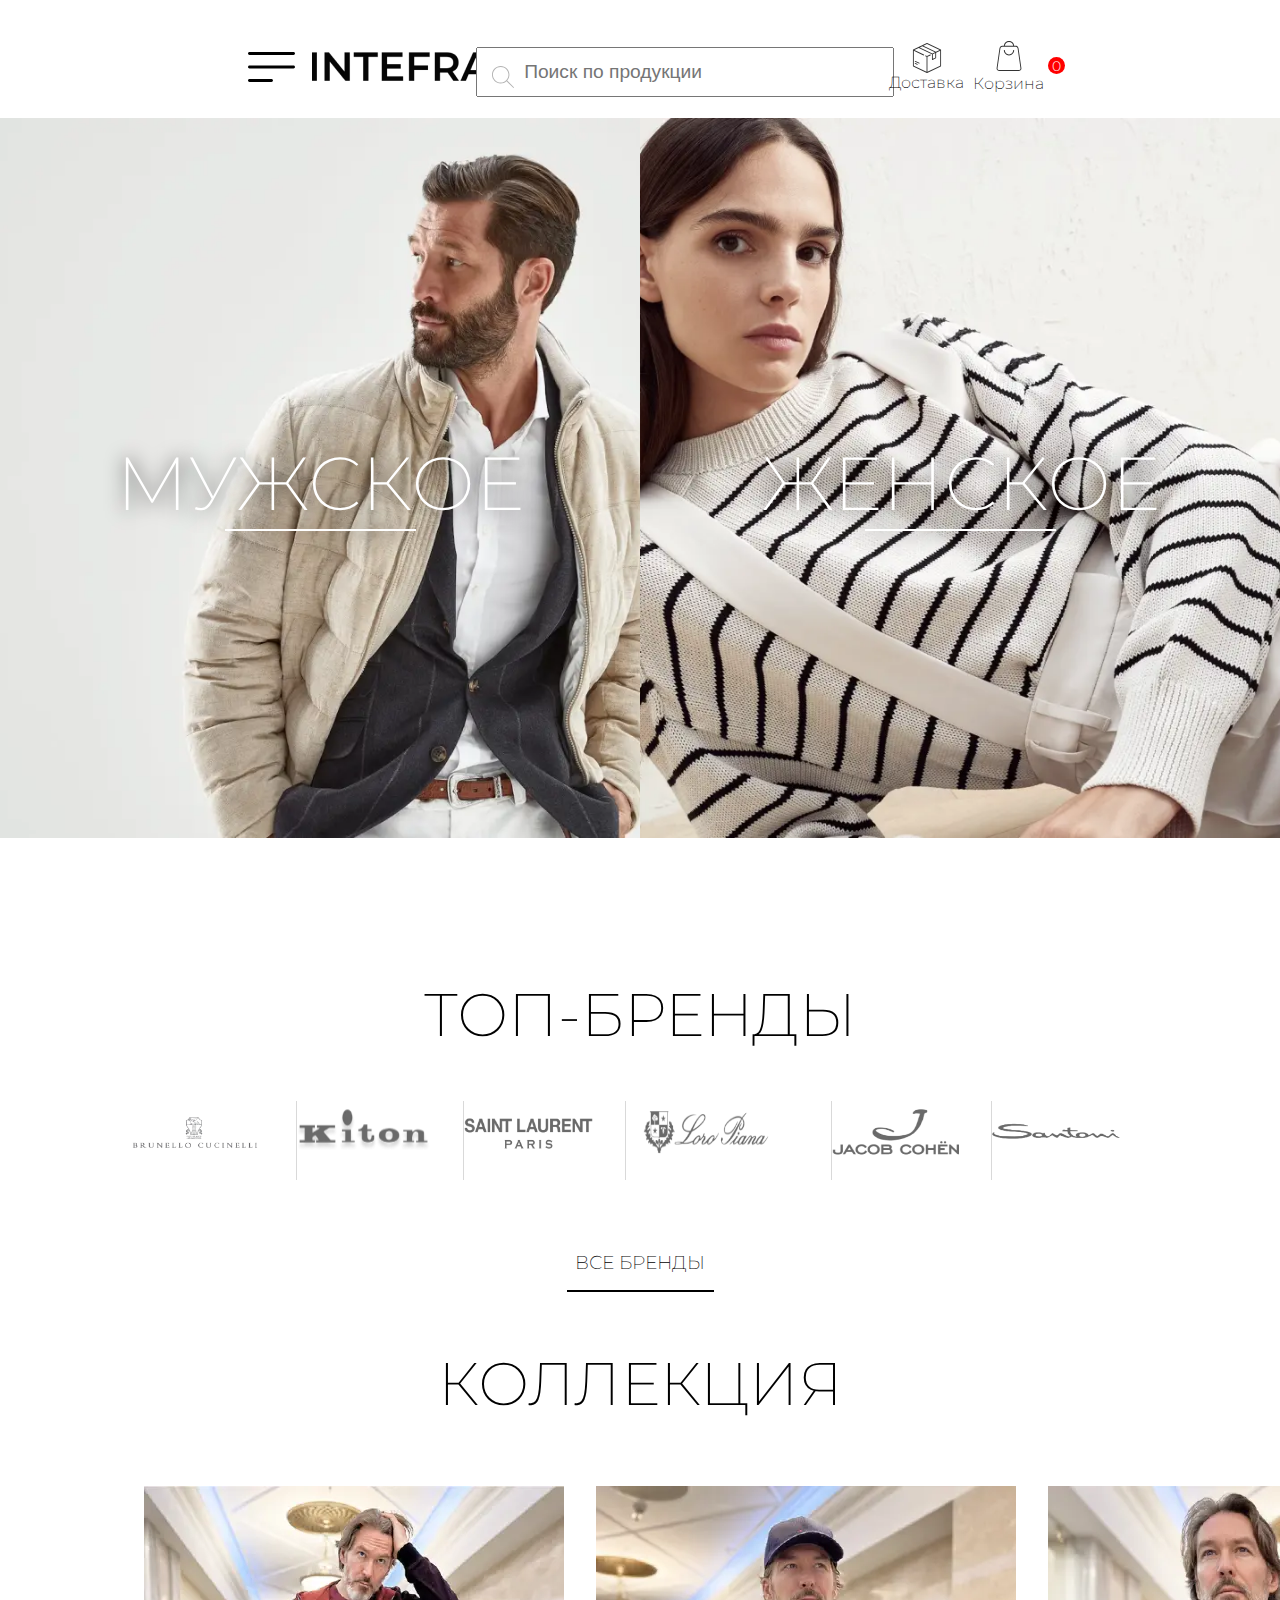
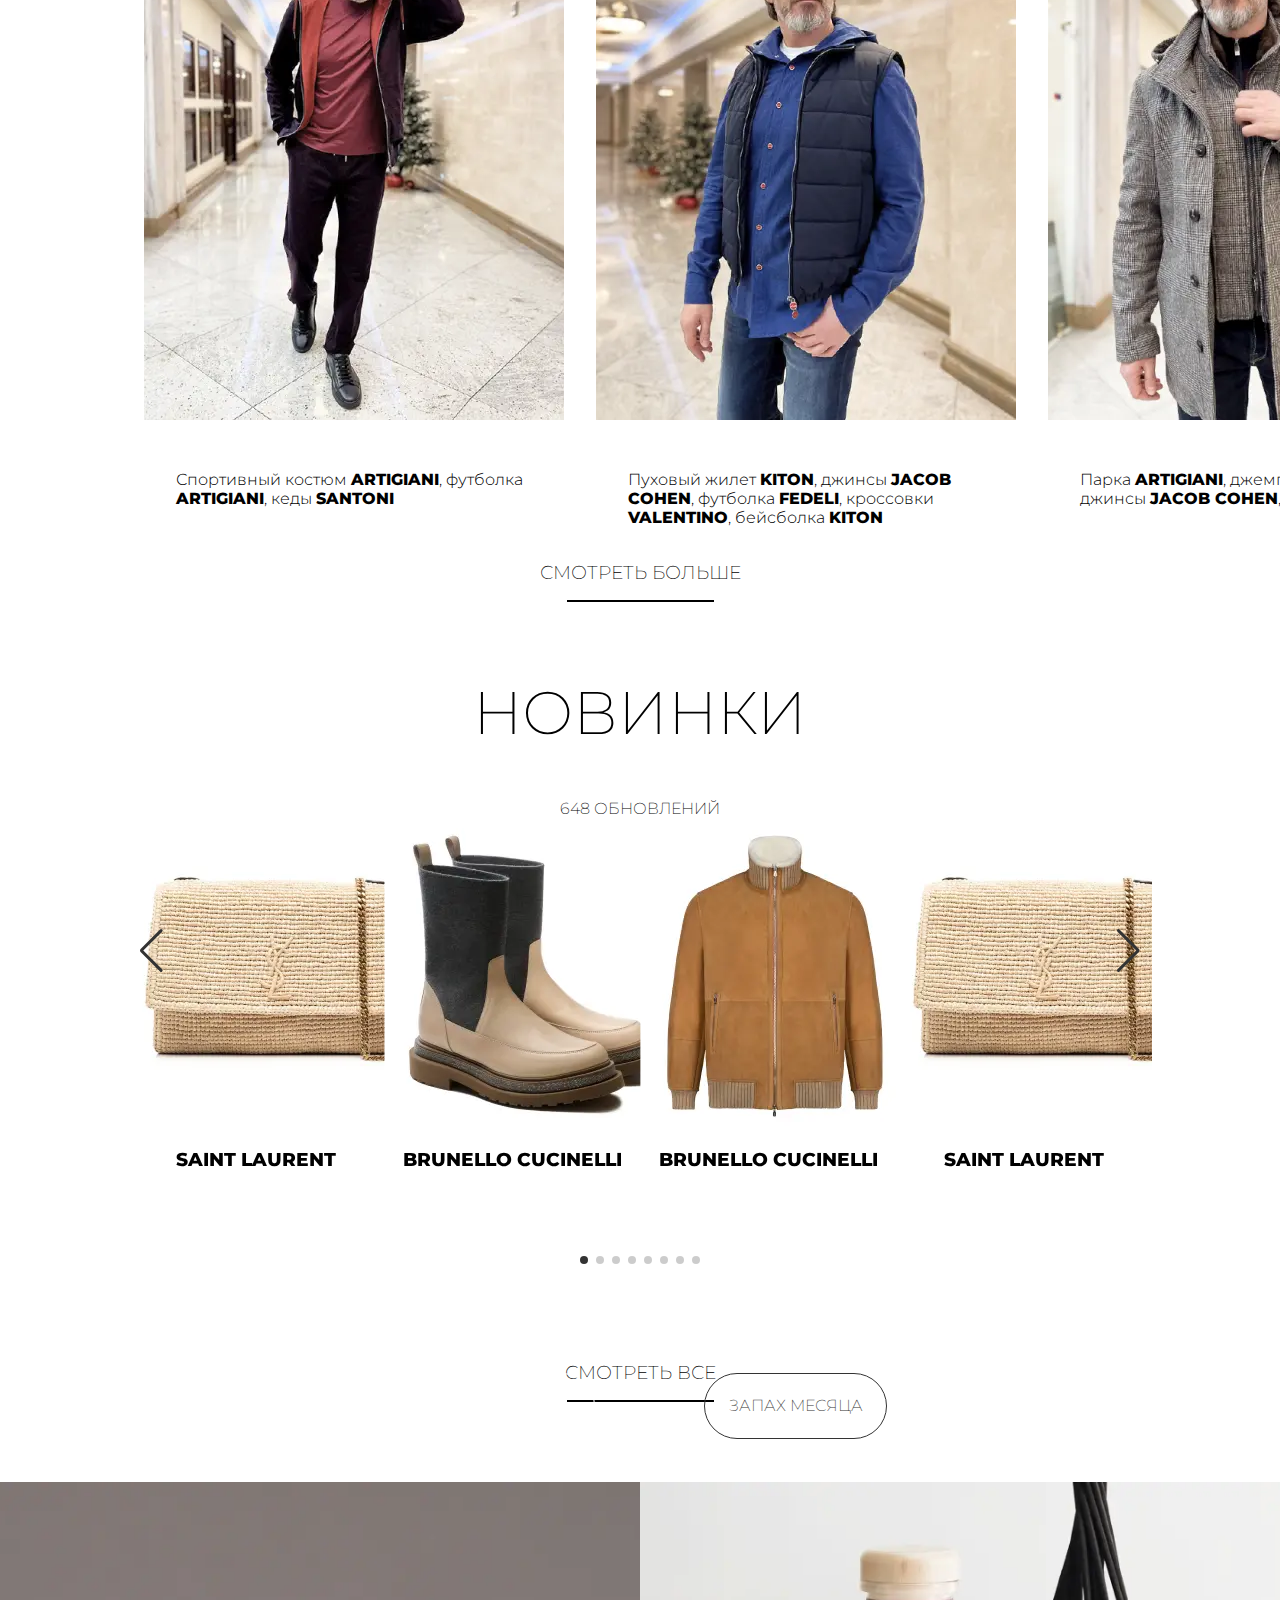
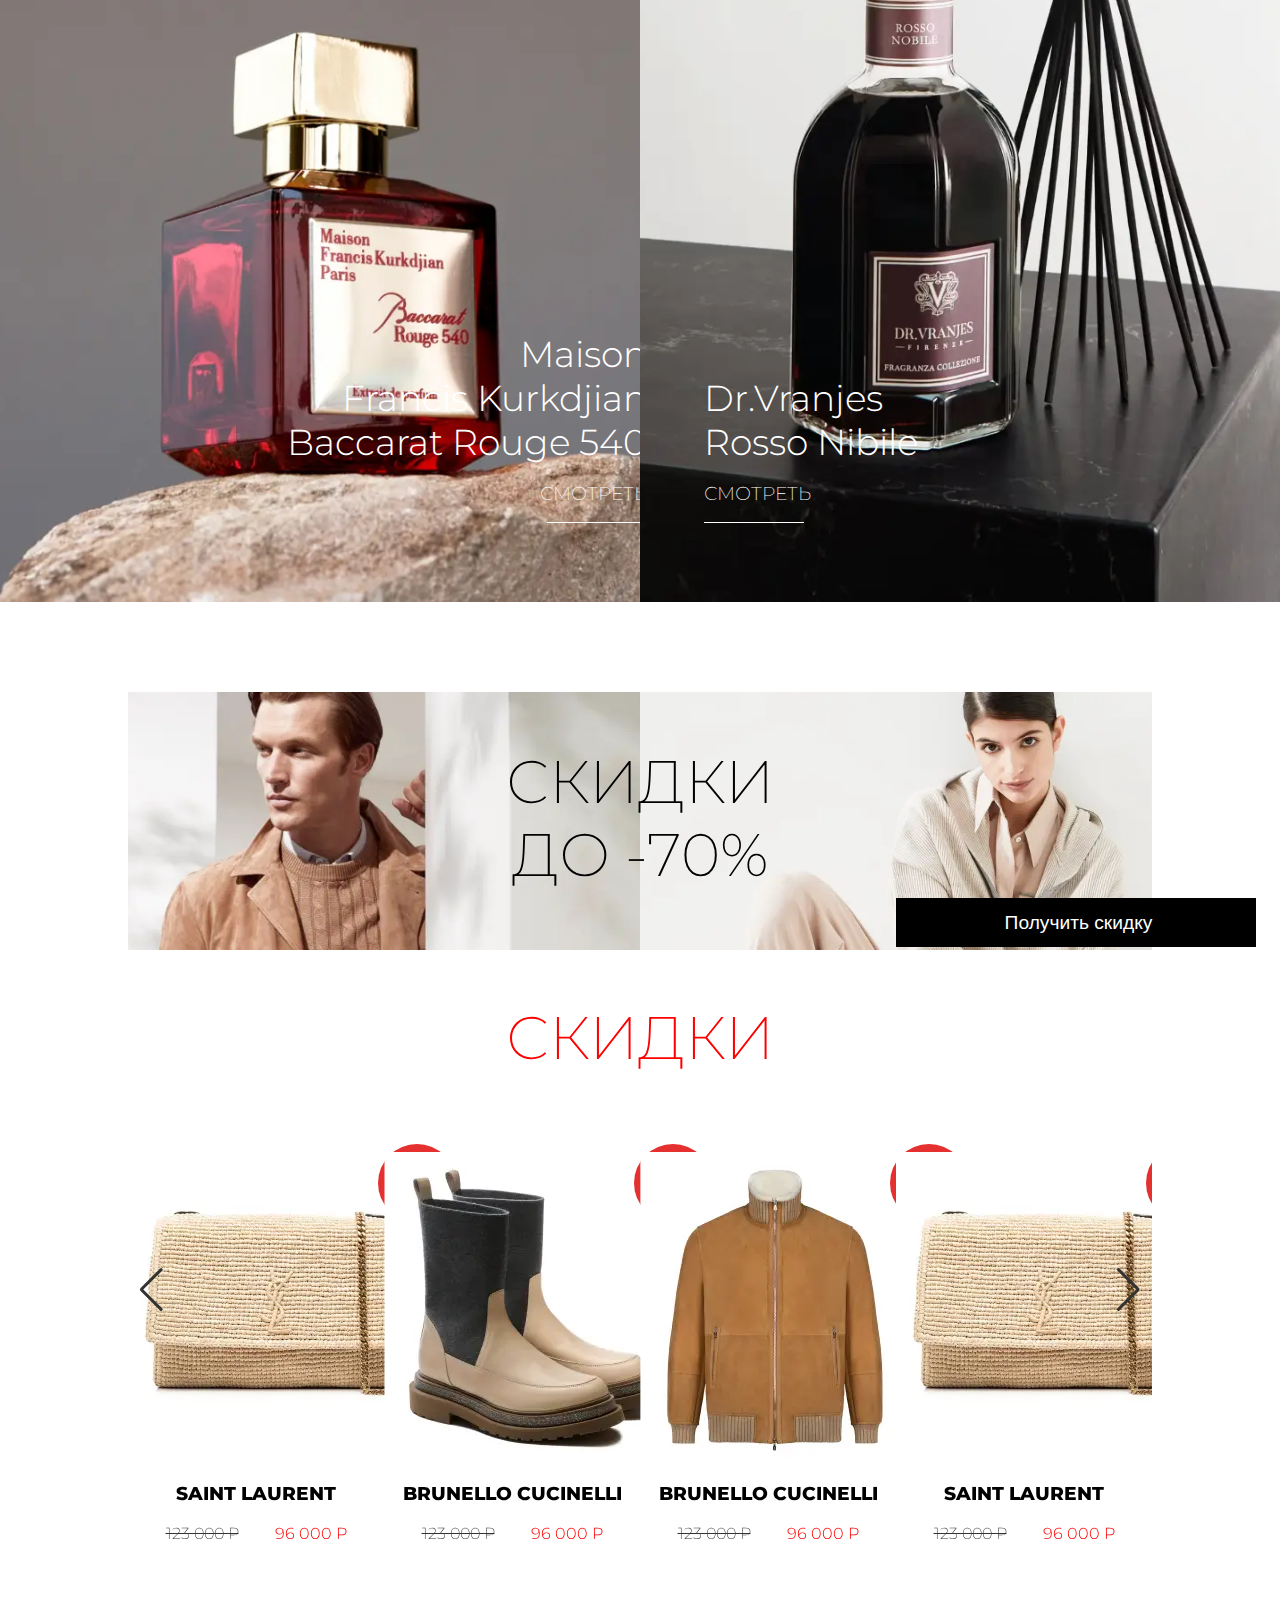
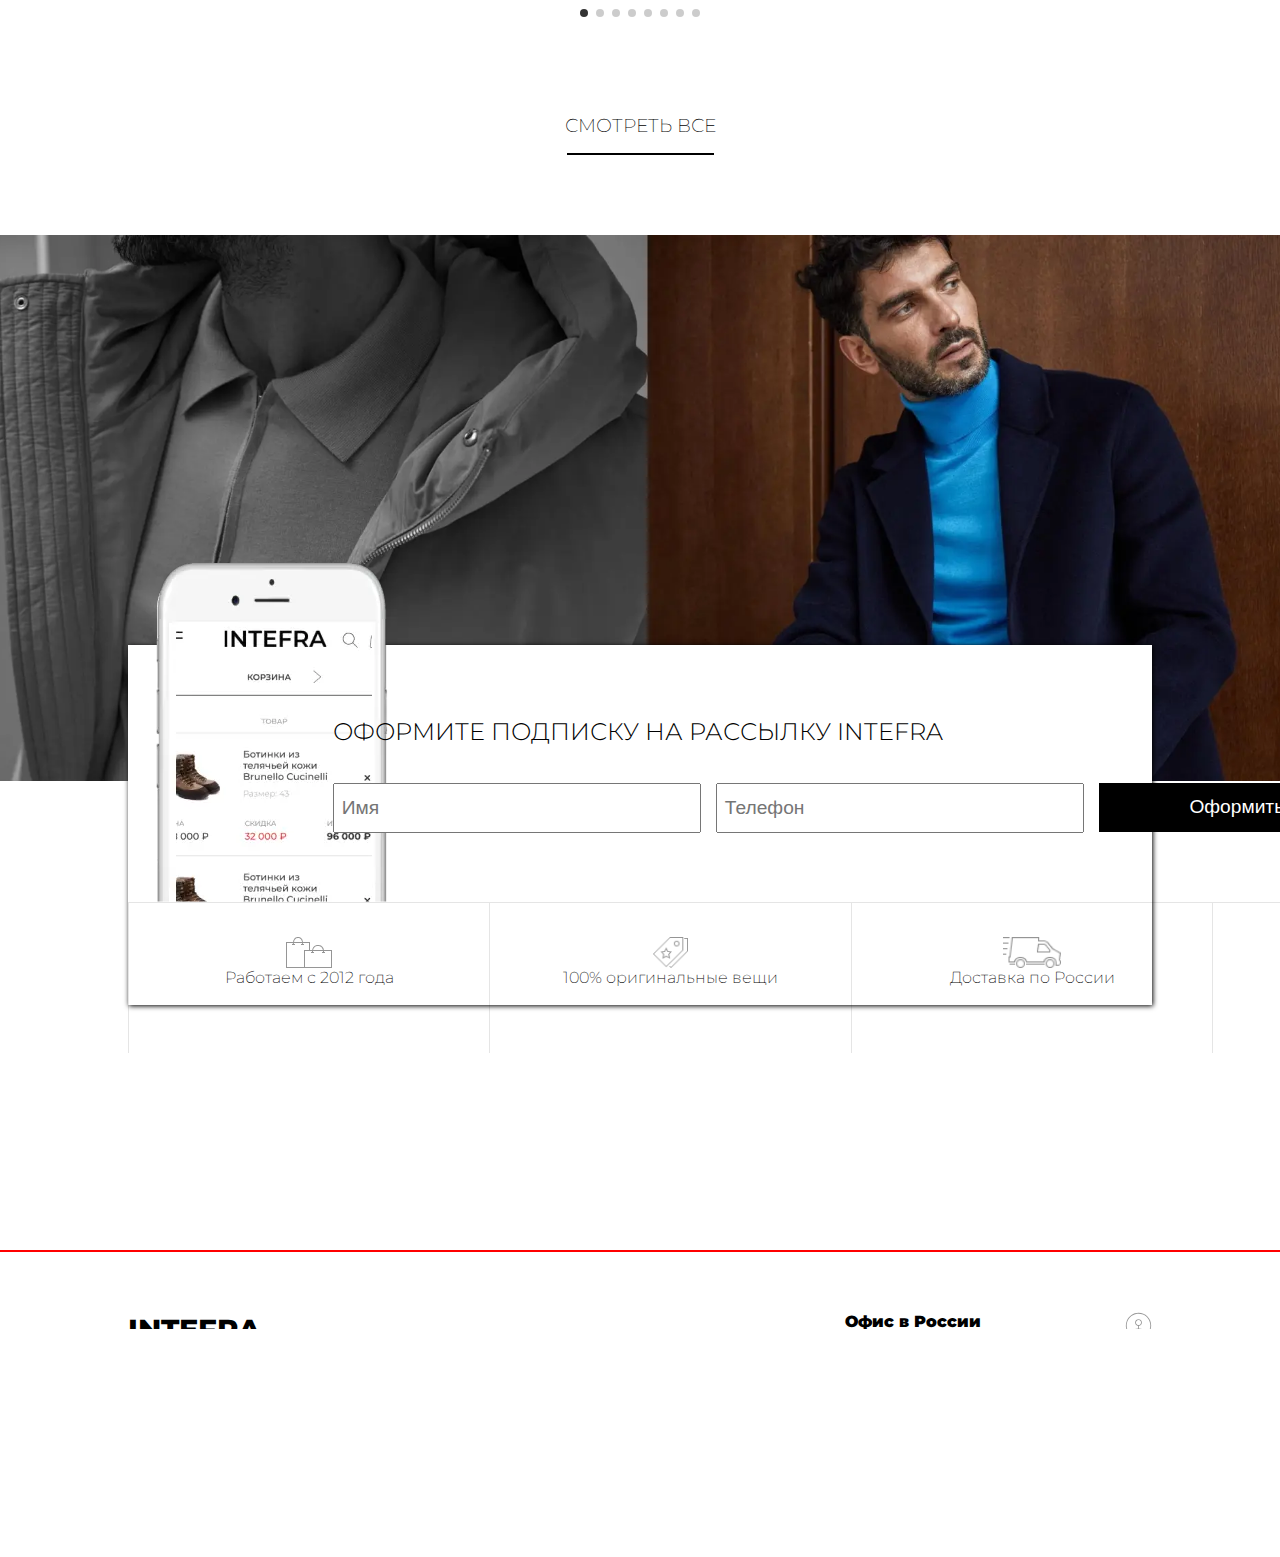
<file: index.html>
<!DOCTYPE html>
<html lang="ru">

<head>
    <meta charset="UTF-8">
    <meta name="viewport" content="width=device-width, initial-scale=1.0">

    <!-- SEO & OpenGraph -->
    <title>Главная страница</title>
    <meta name="description" content="">
    <meta property="og:title" content="">
    <meta property="og:description" content="">
    <meta property="og:image" content="/img/og.jpg">
    <meta property="og:locale" content="ru_RU">
    <meta property="og:site_name" content="">



    <!-- Styles -->
    <link rel="stylesheet" href="/css/header.css">
    <link rel="stylesheet" href="/css/index.css">
    <link rel="stylesheet" href="/css/footer.css">
    <link rel="stylesheet" href="/css/swiper.min.css">



</head>

<body>
    <div class="container">
        <!-- Header -->
        <header class="header">
            <div class="header__item"><img src="/img/menu.svg" alt="" class="header__icon"></div>
            <div class="header__item">
                <picture class="logo">
                    <source srcset="/img/webp/logo.webp" type="image/webp">
                    <img src="/img/logo.png" alt="">
                </picture>

            </div>
            <div class="header__item"><input type="text" class="search__input" placeholder="Поиск по продукции">
                <picture>
                    <img src="/img/search.svg" alt="" class="search_icon">
                </picture>
            </div>
            <div class="header__item">
                <picture class="logo">
                    <img src="/img/delivery-icon.svg" alt="" class="header__icon">
                </picture>
                
                <span class="icon__description">Доставка</span>
            </div>
            <div class="header__item">
                <picture>
                    <img src="/img/cart-icon.svg" alt="" class="header__icon">
                </picture>
                
                <span class="cart__counter">0</span><span class="icon__description">Корзина</span>
            </div>
        </header>
        <!-- End Header -->

        <!-- Main -->
        <div class="main">
            <div class="main__slider">
                <div class="slider">
                    <picture>
                        <source srcset="/img/webp/man.webp" type="image/webp">
                        <img src="/img/man.png" alt="">
                    </picture>
                    
                    <h2>Мужское <span class="underline"></span></h2>
                    
                    
                </div>
                <div class="slider">
                    <picture>
                        <source srcset="/img/webp/women.webp" type="image/webp">
                        <img src="/img/women.png" alt="">
                    </picture>
                    
                    <h2>Женское <span class="underline"></span></h2>
                    
                </div>
            </div>
            <div class="main__brands">
                <h2 class="article__name">ТОП-Бренды</h2>
                <div class="main__brands__items">
                    <picture>
                        <source srcset="/img/webp/brand1.webp" type="image/webp">
                        <img src="/img/brand1.png" alt="">
                    </picture>
                    
                    <picture>
                        <source srcset="/img/webp/brand2.webp" type="image/webp">
                        <img src="/img/brand2.png" alt="">
                    </picture>

                    <picture>
                        <source srcset="/img/webp/brand3.webp" type="image/webp">
                        <img src="/img/brand3.png" alt="">
                    </picture>

                    <picture>
                        <source srcset="/img/webp/brand4.webp" type="image/webp">
                        <img src="/img/brand4.png" alt="">
                    </picture>

                    <picture>
                        <source srcset="/img/webp/brand5.webp" type="image/webp">
                        <img src="/img/brand5.png" alt="">
                    </picture>

                    <picture>
                        <source srcset="/img/webp/brand6.webp" type="image/webp">
                        <img src="/img/brand6.png" alt="">
                    </picture>
                </div>
                <h3 class="article__subname">все бренды <br><span class="black_underline"></span></h3>

            </div>
            <div class="main__collection">
                <h2 class="article__name">коллекция</h2>
                <div class="collection">

                    <div class="collection__item">
                        <picture>
                            <source srcset="/img/webp/collection1.webp" type="image/webp">
                            <img src="/img/collection1.png" alt="">
                        </picture>
                        
                        <p>Спортивный костюм <span class="brand__link">Artigiani</span>,
                            футболка <span class="brand__link">Artigiani</span>,
                            кеды <span class="brand__link">Santoni</span></p>
                    </div>
                    <div class="collection__item">
                        <picture>
                            <source srcset="/img/webp/collection2.webp" type="image/webp">
                            <img src="/img/collection2.png" alt="">
                        </picture>
                        <p>Пуховый жилет <span class="brand__link">Kiton</span>,
                            джинсы <span class="brand__link">Jacob Cohen</span>,
                            футболка <span class="brand__link">Fedeli</span>,
                            кроссовки <span class="brand__link">Valentino</span>,
                            бейсболка <span class="brand__link">Kiton</span></p>
                    </div>
                    <div class="collection__item">
                        <picture>
                            <source srcset="/img/webp/collection3.webp" type="image/webp">
                            <img src="/img/collection3.png" alt="">
                        </picture>
                        <p>Парка <span class="brand__link">Artigiani</span>,
                            джемпер <span class="brand__link">Artigiani</span>,
                            джинсы <span class="brand__link">Jacob Cohen</span>,
                            челси <span class="brand__link">Santoni</span></p>
                    </div>
                </div>
                <h3 class="article__subname">смотреть больше <br><span class="black_underline"></span></h3>
            </div>
            <div class="main__new_items swiper1 swiper swiper-container">
                <h2 class="article__name">Новинки</h2>
                <h4 class="article__subname">648 обновлений</h4>
                <div class="new_items swiper-wrapper">
                    <div class="new_items__item swiper-slide">
                        <picture>
                            <source srcset="/img/webp/new1.webp" type="image/webp">
                            <img src="/img/new1.png" alt="">
                        </picture>
                        
                        <h3>Saint Laurent</h3>
                    </div>
                    <div class="new_items__item swiper-slide">
                        <picture>
                            <source srcset="/img/webp/new2.webp" type="image/webp">
                            <img src="/img/new2.png" alt="">
                        </picture>
                        <h3>BRUNELLO CUCINELLI</h3>
                    </div>
                    <div class="new_items__item swiper-slide">
                        <picture>
                            <source srcset="/img/webp/new3.webp" type="image/webp">
                            <img src="/img/new3.png" alt="">
                        </picture>
                        <h3>Brunello Cucinelli</h3>
                    </div>
                    <div class="new_items__item swiper-slide">
                        <picture>
                            <source srcset="/img/webp/new1.webp" type="image/webp">
                            <img src="/img/new1.png" alt="">
                        </picture>
                        <h3>Saint Laurent</h3>
                    </div>
                    <div class="new_items__item swiper-slide">
                        <picture>
                            <source srcset="/img/webp/new1.webp" type="image/webp">
                            <img src="/img/new1.png" alt="">
                        </picture>
                        
                        <h3>Saint Laurent</h3>
                    </div>
                    <div class="new_items__item swiper-slide">
                        <picture>
                            <source srcset="/img/webp/new2.webp" type="image/webp">
                            <img src="/img/new2.png" alt="">
                        </picture>
                        <h3>BRUNELLO CUCINELLI</h3>
                    </div>
                    <div class="new_items__item swiper-slide">
                        <picture>
                            <source srcset="/img/webp/new3.webp" type="image/webp">
                            <img src="/img/new3.png" alt="">
                        </picture>
                        <h3>Brunello Cucinelli</h3>
                    </div>
                    <div class="new_items__item swiper-slide">
                        <picture>
                            <source srcset="/img/webp/new1.webp" type="image/webp">
                            <img src="/img/new1.png" alt="">
                        </picture>
                        <h3>Saint Laurent</h3>
                    </div>
                    
                </div>
                

                <div class="swiper-pagination"></div>
                <div class="swiper-button-prev"></div>
                <div class="swiper-button-next"></div>

                


            </div>
            <h3 class="article__subname slider__subname">смотреть все <br><span class="black_underline"></span></h3>
            <div class="main__article">
                <div class="slider ">
                    <picture>
                        <source srcset="/img/webp/maison.webp" type="image/webp">
                        <img src="/img/maison.png" alt="">
                    </picture>
                    
                    <div class="slider__content left">
                        <span class="slider__content_h left">Парфюм</span>
                        <div class="slider__content__info">
                            <span class="slider__content__description">
                                Maison <br>
                                Francis Kurkdjian
                                Baccarat Rouge 540
                            </span>
                            <h3 class="article__subname">смотреть <br><span class="white_underline"></span></h3>
                        </div>
                        

                    </div>
                </div>
                <div class="slider">
                    <picture>
                        <source srcset="/img/webp/rosso.webp" type="image/webp">
                        <img src="/img/rosso.png" alt="">
                    </picture>
                    
                    <div class="slider__content right">
                        <span class="slider__content_h">Запах месяца</span>
                        <div class="slider__content__info">
                            <span class="slider__content__description">Dr.Vranjes
                                <br> Rosso Nibile
                            </span>
                            <h3 class="article__subname">смотреть <br><span class="white_underline"></span></h3>
                        </div>
                        
                    </div>
                </div>
            </div>
            <div class="sale__banner">
                <picture>
                    <source srcset="/img/webp/sale_man.webp" type="image/webp">
                    <img src="/img/sale_man.png" alt="">
                </picture>
                <picture>
                    <source srcset="/img/webp/sale_woman.webp" type="image/webp">
                    <img src="/img/sale_woman.png" alt="">
                </picture>
                <h3 class="article__name">скидки <br>до -70%</h3>
                <input type="button" name="get_sale" class="form__input form__button" value="Получить скидку">
            </div>
            <div class="main__new_items swiper2 swiper swiper-container">
                <h2 class="article__name red">Скидки</h2>
                <div class="new_items swiper-wrapper">
                    <div class="new_items__item swiper-slide">
                        <span class="item__sale">-70%</span><picture>
                            <source srcset="/img/webp/new1.webp" type="image/webp">
                            <img src="/img/new1.png" alt="">
                        </picture>
                        <h3>Saint Laurent</h3>
                        <div class="price">
                            <p class="old__price">123 000 P</p>
                            <p class="new__price">96 000 P</p>
                        </div>
                    </div>

                    <div class="new_items__item swiper-slide">
                        <span class="item__sale">-70%</span><picture>
                            <source srcset="/img/webp/new2.webp" type="image/webp">
                            <img src="/img/new2.png" alt="">
                        </picture>
                        <h3>BRUNELLO CUCINELLI</h3>
                        <div class="price">
                            <p class="old__price">123 000 P</p>
                            <p class="new__price">96 000 P</p>
                        </div>
                    </div>
                    <div class="new_items__item swiper-slide">
                        <span class="item__sale">-70%</span><picture>
                            <source srcset="/img/webp/new3.webp" type="image/webp">
                            <img src="/img/new3.png" alt="">
                        </picture>
                        <h3>Brunello Cucinelli</h3>
                        <div class="price">
                            <p class="old__price">123 000 P</p>
                            <p class="new__price">96 000 P</p>
                        </div>
                    </div>
                    <div class="new_items__item swiper-slide">
                        <span class="item__sale">-70%</span><picture>
                            <source srcset="/img/webp/new1.webp" type="image/webp">
                            <img src="/img/new1.png" alt="">
                        </picture>
                        <h3>Saint Laurent</h3>
                        <div class="price">
                            <p class="old__price">123 000 P</p>
                            <p class="new__price">96 000 P</p>
                        </div>
                    </div>
                    <div class="new_items__item swiper-slide">
                        <span class="item__sale">-70%</span><picture>
                            <source srcset="/img/webp/new1.webp" type="image/webp">
                            <img src="/img/new1.png" alt="">
                        </picture>
                        <h3>Saint Laurent</h3>
                        <div class="price">
                            <p class="old__price">123 000 P</p>
                            <p class="new__price">96 000 P</p>
                        </div>
                    </div>

                    <div class="new_items__item swiper-slide">
                        <span class="item__sale">-70%</span><picture>
                            <source srcset="/img/webp/new2.webp" type="image/webp">
                            <img src="/img/new2.png" alt="">
                        </picture>
                        <h3>BRUNELLO CUCINELLI</h3>
                        <div class="price">
                            <p class="old__price">123 000 P</p>
                            <p class="new__price">96 000 P</p>
                        </div>
                    </div>
                    <div class="new_items__item swiper-slide">
                        <span class="item__sale">-70%</span><picture>
                            <source srcset="/img/webp/new3.webp" type="image/webp">
                            <img src="/img/new3.png" alt="">
                        </picture>
                        <h3>Brunello Cucinelli</h3>
                        <div class="price">
                            <p class="old__price">123 000 P</p>
                            <p class="new__price">96 000 P</p>
                        </div>
                    </div>
                    <div class="new_items__item swiper-slide">
                        <span class="item__sale">-70%</span><picture>
                            <source srcset="/img/webp/new1.webp" type="image/webp">
                            <img src="/img/new1.png" alt="">
                        </picture>
                        <h3>Saint Laurent</h3>
                        <div class="price">
                            <p class="old__price">123 000 P</p>
                            <p class="new__price">96 000 P</p>
                        </div>
                    </div>
                </div>
                <div class="swiper-pagination2 swiper-pagination"></div>

                <!-- If we need navigation buttons -->
                <div class="swiper-button-prev2 swiper-button-prev"></div>
                <div class="swiper-button-next2 swiper-button-next"></div>

            </div>
            <h3 class="article__subname slider__subname">смотреть все <br><span class="black_underline"></span></h3>

            <div class="main__article">
                <div class="overlay">
                    <picture>
                        <source srcset="/img/webp/artigiani.webp" type="image/webp">
                        <img src="/img/artigiani.png" alt="">
                    </picture>

                </div>

                <div class="article_description">
                    <img src="/img/artigiani.svg" alt="">
                    <span>
                        Изделия премиального качества из самых лучших материалов, ориентируясь на традиции итальянских производителей.
                    </span>
                    <h3 class="article__subname">смотреть КОЛЛЕКЦИЮ <br><span class="white_underline"></span></h3>
                </div>
                <div class="order">
                    <div class="order__container">
                        <picture class="phone__picture">
                            <source srcset="/img/webp/phone.webp" type="image/webp">
                            <img src="/img/phone.png" alt="">
                        </picture>
                        
                        <form action="#" class="order__form">
                            <h3 class="article__name form__name">Оформите подписку на рассылку intefra</h3>
                            <div class="input__items">
                                <input type="text" class="form__input" placeholder="Имя">
                                <input type="text" class="form__input" placeholder="Телефон">
                                <input type="button" name="submit__form" class="form__input form__button" value="Оформить рассылку">
                            </div>
                            
                        </form>
                        <div class="order__info">
                            <div class="order__info__item">
                                <picture>
                                    <source srcset="/img/webp/package.webp" type="image/webp">
                                    <img src="/img/package.png" alt="">
                                </picture>

                                <span>Работаем с 2012 года</span>
    
                            </div>
                            <div class="order__info__item">

                                <picture >
                                    <source srcset="/img/webp/original.webp" type="image/webp">
                                    <img src="/img/original.png" alt="">
                                </picture>
                                <span>100% оригинальные вещи</span>
                            </div>
                            <div class="order__info__item">

                                <picture >
                                    <source srcset="/img/webp/delivery.webp" type="image/webp">
                                    <img src="/img/delivery.png" alt="">
                                </picture>
                                <span>Доставка по России</span>
                            </div>
                            <div class="order__info__item">
                                <picture >
                                    <source srcset="/img/webp/sold.webp" type="image/webp">
                                    <img src="/img/sold.png" alt="">
                                </picture>
                                <span>Есть услуга "Примерки"</span>
                            </div>
    
    
    
                        </div>
                    </div>

                </div>
                

            </div>
            <span class="red_line"></span>
        </div>
        <!-- End Main -->

        <!-- Footer -->
        
        <footer class="footer">
            
          
            <div class="footer__col">
                <h3 class="footer__logo">INTEFRA</h3>
                <p class="grey_text">
                    INTEFRA – российская платформа, на которой объединены ведущие
                    итальянские бренды одежды, обуви и аксессуаров.
                </p>
                <p class="grey_text">
                    INTEFRA.RU - с 2012 года - 100% оригинальные товары
                </p>
            </div>
            <div class="footer__col">
                <ul class="categories">
                    <li class="categories__item">Обувь</li>
                    <li class="categories__item">Футболки поло</li>
                    <li class="categories__item">Джинсы и брюки</li>
                    <li class="categories__item">Сумки</li>
                    <li class="categories__item">Верхняя одежда</li>
                    <li class="categories__item">Ремни</li>
                    <li class="categories__item">Спортивные костюмы</li>
                    <li class="categories__item">Акссесуары</li>
                    <li class="categories__item">Пиджаки и костюмы</li>
                    <li class="categories__item">Бренды</li>
                    <li class="categories__item">Свитера, поло, джемперы</li>
                </ul>
            </div>
            <div class="footer__col">
                <div class="adress_block">
                    <p class="adress">
                        <span>Офис в России</span> <br> Москва,
                        Кутузовский пр. 2 Санкт-Петербург, Большой проспект П.С. 13
                    </p>
                    <img src="/img/map-icon.svg" alt="" class="map__icon">
                </div>

                <div class="adress_block">
                    <p class="adress">
                        <span>Офис в Италии</span><br> Milano, Via Manzoni 23
                    </p>
                    <img src="/img/map-icon.svg" alt="" class="map__icon">
                </div>
                <div class=" social_block">
                    
                    <img src="/img/instagram.svg" alt="" class="social__icon">
                    <img src="/img/telegram.svg" alt="" class="social__icon">
                </div>
            </div>
        </footer>


        <!-- End Footer -->
    </div>


    <!-- Scripts -->
    <script src="/js/swiper.js"></script>
    <script src="/js/app.js"></script>

</body>

</html>
</file>
<file: css/header.css>
header{
    display: grid;
    grid-template-columns: 10% 20% auto 10% 10%;
    grid-template-rows: 102px;
    width: 80%;
    margin: auto;
    margin-top: 1rem;
}
.header__item{
    display: block;
    margin-top: auto;
    margin-bottom: auto;
}
.header__item *{
    height: auto;
    display: block;
}
.search__input{
    width: 100%;
    font-size: 1.2rem;
    font-weight: lighter;
    height: 44px;
    text-indent: 44px;
    margin-top: 0px;
}
.search_icon{
    width: 22px;
    height: 22px;
    position: relative;
    margin-top: -31px;
    margin-left: 16px;
}
.header__icon{
    width: auto;
    height: 30px;
    margin: auto;
}
.icon__description{
    margin: auto;
    text-align: center;
    font-weight: 100;
}
.logo{
    height: 30px;
    width: auto;
    margin: auto;

}
.cart__counter{
    position: relative;
    margin-top: -14px;
    margin-left: 80px;
    background-color: red;
    width: 17px;
    height: 17px;
    font-size: 14px;
    color: white;
    border-radius: 50%;
    text-align: center;
    font-weight: 150;
}
</file>
<file: css/index.css>
@font-face {
    font-family: 'Montserrat';
    src: url('../fonts/Montserrat/Montserrat-Black.ttf');
    font-weight: 200;
    font-style: normal;

}
@font-face {
    font-family: 'Montserrat';
    src: url('../fonts/Montserrat/Montserrat-ExtraLight.ttf');
    font-weight: 100;
    font-style: normal;

}
@font-face {
    font-family: 'Montserrat';
    src: url('../fonts/Montserrat/Montserrat-ExtraBold.ttf');
    font-weight: 300;
    font-style: normal;

}

@font-face {
    font-family: 'Montserrat';
    src: url('../fonts/Montserrat/Montserrat-Bold.ttf');
    font-weight: 250;
    font-style: normal;

}

@font-face {
    font-family: 'Montserrat';
    src: url('../fonts/Montserrat/Montserrat-Light.ttf');
    font-weight: 150;
    font-style: normal;

}



body, html{
    margin: 0;
    padding: 0;
    width: 100vw;
    font-family: "Montserrat", "Arial", sans-serif;
    font-weight: 150;
    overflow-x:hidden;
    
}


.main__slider, .main__article{
    display: grid;
    grid-template-columns: 50% 50%;
    grid-template-rows: 90vh;
    position: relative;
}


.container{
    width:80%;
    margin: auto;
}
.slider{
    position: absolute;
    width: 50vw;
    height: 80vh;
    
}
.slider:first-child{
    right: 50%;
    

}
.slider:last-child{
    left: 50%
}

.slider picture{
    overflow: hidden;
    height: 80vh;
    width: 100%;
    
 
}
.slider picture img{
    
    width: 100%;
  height: 100%;
  object-fit: cover;
    
}


.slider h2{
    color: white;
    font-size: 75px;
    font-family: "Montserrat", "Arial", sans-serif;
    display: block;
    margin-top: -45vh;
    text-transform: uppercase;
    font-weight: 100;
    letter-spacing: 0em;
    text-align: center;
    text-shadow: 1px 1px 20px black;
    
}


.underline{
    display: block;
    border-bottom-style: solid;
    border-color: white;
    border-bottom-width: 2px;
    width: 191px;
    position: relative;
    margin: auto;
    box-shadow: 1px 1px 20px black;
}

.black_underline, .white_underline{
    padding-top: 14px;
    display: inline-block;
    border-bottom-style: solid;
    border-color: black;
    border-bottom-width: 2px;
    width: 147px;
    position: relative;
    margin: auto;

}
.white_underline{
    border-color: white;
    border-bottom-width: 1px;
    width: 100px;
}

.slider hr{
    color: white;
    z-index: 1;
}

.main__brands{

    margin: auto;
}


.main__brands__items{
    display: flex;
    justify-content: space-between;    
    margin: auto;
    margin-bottom: 71px;
}

.main__brands__items picture:not(:last-child){
    border-right-color: #D9D9D9;
    border-right-style: solid;
    border-width: 1px;
}

.main__brands__items picture img{
    width: 80%;
    height: 80%;
    
    margin: auto;
}
.main__brands__items picture img:last-child{
    border-right: none;
}

.article__name{
    text-align: center;
    text-transform: uppercase;
    font-weight: lighter;
    font-size: 60px;
}
.article__subname{
    text-align: center;
    text-transform: uppercase;
    font-weight: 100;

}

.collection{
    display: grid;
    grid-template-columns: repeat(3, auto);
    width: 80vw;
    margin: auto;
}
.collection__item{
    padding: 1rem;
}
.collection__item picture img{
    
    margin: auto;
    display: block;
    
}
.collection__item p{
    
    margin: auto;
    padding: 0 2rem;
    display: block;
    margin-top: 50px;
    
}
.new_items{
    display: grid;
    grid-template-columns: repeat(4, auto);
    width: 80vw;
    margin: auto;
    margin-bottom: 86px;
    margin-top: 70px;
}
.new_items__item{
    display: flex;
    flex-direction: column;
    justify-content: center;
    
}
.new_items__item picture{
    margin-top: -70px;
    display: flex;
    flex-direction: column;
    justify-content: center;
    

}
.new_items__item picture img{
    
    margin: auto;
    height: 312px;
    
}
.new_items__item h3{
    text-transform: uppercase;
    text-align: center;
}

.button__container{
    margin: auto;
    width: 100%;
}
.link__button{
    text-align: center;
    text-transform: uppercase;
    margin: auto;
    
}

.price{
    width:100%;
    text-align: center;
    
}
.old__price{
    text-decoration: line-through;
    display: inline;
    margin-right: 2rem;
    color: #333333;
    font-weight: 100;
}

.new__price{
    color: red;
    display: inline;
}


.overlay{

    display: block;
    grid-column: span 2;
    width: 102vw;
    margin-left: -13%;



}

.overlay picture img{
    width: 100%;
}
.order{
    display: block;
    position: absolute;
    margin: auto;
    width: 100%;
    margin-top: 40%;
    
   
}

.order__container{
    display: grid;
    grid-template-columns: 20% auto;
    grid-column: span 2;
    width: 100%;
    background-color: white;
    margin: auto;
    height: 40vh;
    box-shadow: 1px 1px 5px;
    
}
.order__form{
    height: 5rem;

}
.input__items{
    display: flex;
    flex-direction: row;
    justify-content: end;
    margin-right: 100px;
    margin-top: 37px;
    
}

.phone__picture img{
    display: block;
    margin-top: -40%;

}
.form__input{
    font-size: 1.3rem;


    font-size: 1.2rem;
    font-weight: lighter;
    height: 44px;
    text-indent: 5px;
    margin-top: 0px;
    margin-right: 15px;
    width: 360px;
}

/* .form__button, .form__button:link, .form__button:visited, .form__button:hover{
    display: inline-block;
    background-color: black;
    color: white;
    text-decoration: none;
    height: 3rem;
    padding: 0%;
    text-align: justify;
} */
.form__button{
    display: inline-block;
    background-color: black;
    color: white;
    text-decoration: none;
    height: 49px;
    border-style: none;
}

.form__name{
    font-size: 24px;
    font-weight: 150;
    text-align: left;
    position: relative;
    display: block;
    margin-top: 72px;
}
.order__info{
    grid-column: span 2;
    display: flex;
    flex-direction: row;
    justify-content: space-between;
    width: 100%;
    margin: auto;
    margin-bottom: 0;
    height: 151px;
}

.order__info__item{
    border-top-style: solid;
    border-left-style: solid;
    border-width: 1px;
    border-color: rgba(0,0,0,0.1);
    width: 25%;
    
}
.order__info__item picture img{
    height: 31px;
    
    display: block;
    margin: auto;
    margin-top: 34px;
}
.order__info__item picture{
    overflow: hidden;
}
.order__info__item span{
    display: block;
    margin: auto; 
    text-align: center;
    margin-bottom: 0; 
    font-weight: 100;
}


.brand__link{
    text-transform: uppercase;
    font-weight: bolder;

}

.slider__content{
    position: relative;
    width: 391px;
    height: 100%;
    color: white;
    margin-top: -833px;
    margin-right: 0px;
}

.slider__content__info{
    display: flex;
    flex-direction: column;
    justify-content: end;
    height: 215px;
}


.slider__content__description{
    font-size: 36px;
    font-weight: 150;
    display: block;
    margin-bottom: 0;
    
}

.left .slider__content__description, .left .article__subname{
    text-align: end;
}
.right .slider__content__description, .right .article__subname{
    text-align: start;
}



.slider__content_h{
    display: block;
    font-size: 16px;
    width: 181px;
    height: 64px;
    border-style: solid;
    border-radius: 72px;
    border-color: white;
    border-width: 1px;
    text-align: center;
    text-transform: uppercase;
    margin-bottom: 493px;
    font-weight: 100;
    line-height: 64px;

}
.left{
    margin-left: 40%;
}
.right{
    margin-left: 10%;
    
    
}
.right .slider__content_h{
    border-color: #333333;
    color: #333333;
}

.main__new_items{
    width: 100%;
}

.swiper1, .swiper2, .main__new_items{
    width: 100%;
    margin: auto;
    position: relative;
}


.slider__subname{
    margin-top: 85px;
    margin-bottom: 75px;
}


.red{
    color: red;
}

.item__sale{
    position: relative;
    margin-left: 250px;
    background-color: #E53030;
    width: 78px;
    height: 78px;
    font-size: 24px;
    line-height: 78px;
    color: white;
    border-radius: 50%;
    text-align: center;
    display: inline-block;
}


.article_description{
    position: relative;
    grid-column: span 2;
    color: white;
    display: flex;
    flex-direction: column;
    justify-content: start;
    align-items: center;
    font-weight: 100;
    margin-top: -50%;

}

.article_description img{
    width: 466px;
    padding-top: 231px;

}
.red_line{
    margin-top: 20%;
    display: block;
    border-top-style: solid;
    border-top-color: red;
    border-top-width: 2px;
    grid-column: span 2;
    position: relative;
    margin-left: -300px;
    width: 150vw;


}


.sale__banner{
    display: grid;
    grid-template-columns: 50% 50%;
    
    
}
.sale__banner picture {
    overflow: hidden;
    height: 100%;
}
.sale__banner picture img{
    width: 100%;
    object-fit: cover;
    height: inherit;
   
}
.sale__banner .article__name{
    margin-top: -40%;
    margin-right: -100%;
}
.sale__banner .form__button{
    margin-top: -10%;
    margin-left: 50%;
}
</file>
<file: css/footer.css>
.footer{

    display: grid;
    grid-template-columns: 30% auto 30%;
    grid-template-rows: 5vh;
    padding-top: 1rem; 
    padding-bottom: 1rem;
    font-weight: 100;

}
.categories{
    display: grid;
    grid-template-columns: 50% 50%;
    list-style-type: none;
}

.adress_block{
    display: grid;
    grid-template-columns: 90% 10%;
    margin-bottom: 1rem;
    
}

.adress{
    display: inline;
    margin: 0;
}
.map__icon{
    display: inline-flex;
    justify-self: end;

}

.adress span{
    font-weight: 200;
}

.categories__item{
    margin-bottom: 1rem;
}

.footer__logo{
    font-size: 29px;
    margin-top: 0;
}

.grey_text{
    color: #333333;
}




.footer__col{
    margin-top: 44px;
}
.social_block{
    display: flex;
    justify-content: end;
 
}
.social__icon{
    margin-left:15px;
    grid-column: span 2;
}
</file>
